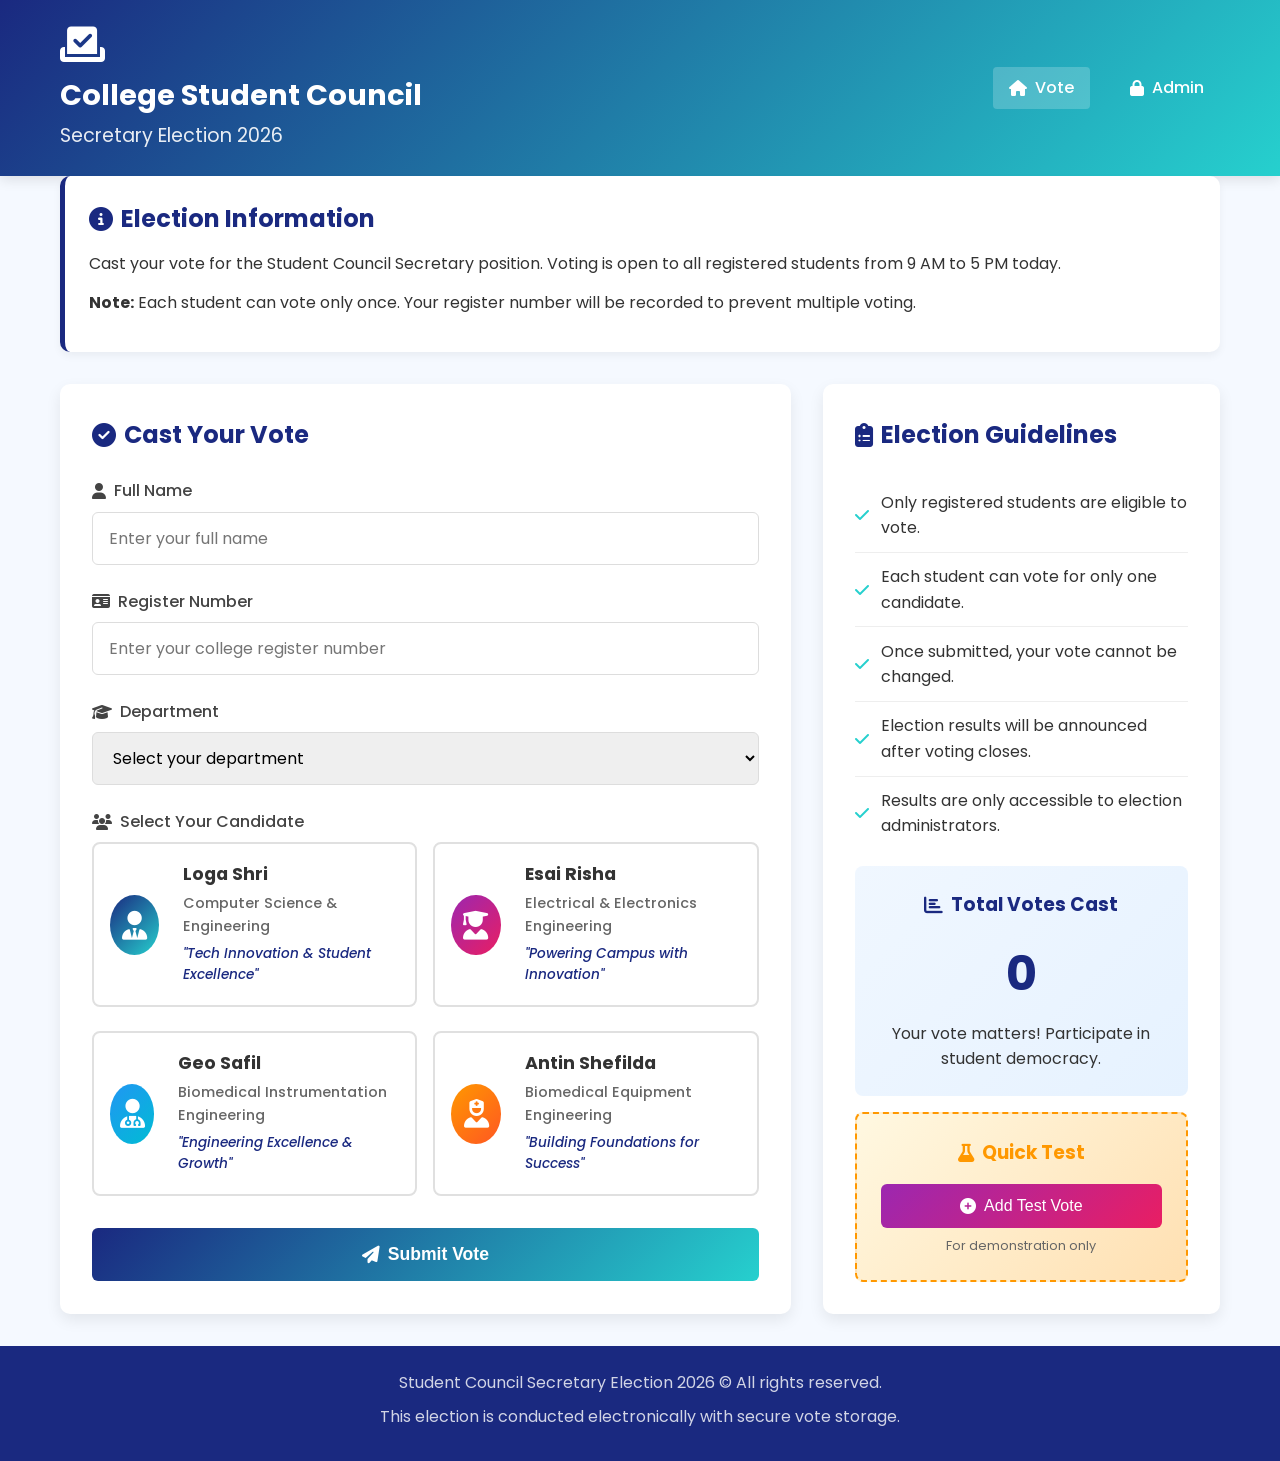
<file: index.html>
<!DOCTYPE html>
<html lang="en">
<head>
    <meta charset="UTF-8">
    <meta name="viewport" content="width=device-width, initial-scale=1.0">
    <title>Student Council Secretary Election</title>
    <link rel="stylesheet" href="style.css">
    <link rel="stylesheet" href="https://cdnjs.cloudflare.com/ajax/libs/font-awesome/6.4.0/css/all.min.css">
    <link href="https://fonts.googleapis.com/css2?family=Poppins:wght@300;400;500;600;700&display=swap" rel="stylesheet">
</head>
<body>
    <header>
        <div class="container">
            <div class="logo">
                <i class="fas fa-vote-yea"></i>
                <h1>College Student Council</h1>
                <h2>Secretary Election 2026</h2>
            </div>
            <nav>
                <ul>
                    <li><a href="index.html" class="active"><i class="fas fa-home"></i> Vote</a></li>
                    <li><a href="admin.html" id="admin-link"><i class="fas fa-lock"></i> Admin</a></li>
                </ul>
            </nav>
        </div>
    </header>

    <main class="container">
        <div class="election-info">
            <h2><i class="fas fa-info-circle"></i> Election Information</h2>
            <p>Cast your vote for the Student Council Secretary position. Voting is open to all registered students from 9 AM to 5 PM today.</p>
            <p><strong>Note:</strong> Each student can vote only once. Your register number will be recorded to prevent multiple voting.</p>
        </div>

        <div class="content-wrapper">
            <section class="voting-form">
                <h2><i class="fas fa-check-circle"></i> Cast Your Vote</h2>
                
                <form id="voteForm">
                    <div class="form-group">
                        <label for="name"><i class="fas fa-user"></i> Full Name</label>
                        <input type="text" id="name" placeholder="Enter your full name" required>
                        <div class="error-message" id="name-error"></div>
                    </div>
                    
                    <div class="form-group">
                        <label for="regNumber"><i class="fas fa-id-card"></i> Register Number</label>
                        <input type="text" id="regNumber" placeholder="Enter your college register number" required>
                        <div class="error-message" id="reg-error"></div>
                    </div>
                    
                    <div class="form-group">
                        <label for="department"><i class="fas fa-graduation-cap"></i> Department</label>
                        <select id="department" required>
                            <option value="">Select your department</option>
                            <option value="Computer Science">Computer Science</option>
                            <option value="Electrical Engineering">Electrical Engineering</option>
                            <option value="Mechanical Engineering">Mechanical Engineering</option>
                            <option value="Civil Engineering">Civil Engineering</option>
                            <option value="Electronics Engineering">Electronics Engineering</option>
                            <option value="Information Technology">Information Technology</option>
                            <option value="Biotechnology">Biotechnology</option>
                            <option value="Chemical Engineering">Chemical Engineering</option>
                        </select>
                        <div class="error-message" id="dept-error"></div>
                    </div>
                    
                    <div class="form-group">
                        <label><i class="fas fa-users"></i> Select Your Candidate</label>
                        
                        <div class="candidates-container">
                            <div class="candidate-option">
                                <input type="radio" id="candidate1" name="candidate" value="Logo Shri" required>
                                <label for="candidate1" class="candidate-card">
                                    <div class="candidate-img" style="background: linear-gradient(135deg, #1a2980, #26d0ce);">
                                        <i class="fas fa-user-tie"></i>
                                    </div>
                                    <div class="candidate-info">
                                        <h3>Loga Shri</h3>
                                        <p>Computer Science & Engineering</p>
                                        <p class="slogan">"Tech Innovation & Student Excellence"</p>
                                    </div>
                                </label>
                            </div>
                            
                            <div class="candidate-option">
                                <input type="radio" id="candidate2" name="candidate" value="Esai Risha" required>
                                <label for="candidate2" class="candidate-card">
                                    <div class="candidate-img" style="background: linear-gradient(135deg, #9C27B0, #E91E63);">
                                        <i class="fas fa-user-graduate"></i>
                                    </div>
                                    <div class="candidate-info">
                                        <h3>Esai Risha</h3>
                                        <p>Electrical & Electronics Engineering</p>
                                        <p class="slogan">"Powering Campus with Innovation"</p>
                                    </div>
                                </label>
                            </div>
                            
                            <div class="candidate-option">
                                <input type="radio" id="candidate3" name="candidate" value="Geo Safil" required>
                                <label for="candidate3" class="candidate-card">
                                    <div class="candidate-img" style="background: linear-gradient(135deg, #2196F3, #00BCD4);">
                                        <i class="fas fa-user-md"></i>
                                    </div>
                                    <div class="candidate-info">
                                        <h3>Geo Safil</h3>
                                        <p>Biomedical Instrumentation Engineering</p>
                                        <p class="slogan">"Engineering Excellence & Growth"</p>
                                    </div>
                                </label>
                            </div>
                            
                            <div class="candidate-option">
                                <input type="radio" id="candidate4" name="candidate" value="Antin Shefilda" required>
                                <label for="candidate4" class="candidate-card">
                                    <div class="candidate-img" style="background: linear-gradient(135deg, #FF9800, #FF5722);">
                                        <i class="fas fa-user-nurse"></i>
                                    </div>
                                    <div class="candidate-info">
                                        <h3>Antin Shefilda</h3>
                                        <p>Biomedical Equipment Engineering</p>
                                        <p class="slogan">"Building Foundations for Success"</p>
                                    </div>
                                </label>
                            </div>
                        </div>
                        <div class="error-message" id="candidate-error"></div>
                    </div>
                    
                    <button type="submit" class="submit-btn">
                        <i class="fas fa-paper-plane"></i> Submit Vote
                    </button>
                </form>
            </section>
            
            <section class="guidelines">
                <h2><i class="fas fa-clipboard-list"></i> Election Guidelines</h2>
                <ul>
                    <li><i class="fas fa-check"></i> Only registered students are eligible to vote.</li>
                    <li><i class="fas fa-check"></i> Each student can vote for only one candidate.</li>
                    <li><i class="fas fa-check"></i> Once submitted, your vote cannot be changed.</li>
                    <li><i class="fas fa-check"></i> Election results will be announced after voting closes.</li>
                    <li><i class="fas fa-check"></i> Results are only accessible to election administrators.</li>
                </ul>
                
                <div class="vote-count">
                    <h3><i class="fas fa-chart-bar"></i> Total Votes Cast</h3>
                    <div class="count" id="totalVotes">0</div>
                    <p>Your vote matters! Participate in student democracy.</p>
                </div>
                
                <div class="quick-test">
                    <h3><i class="fas fa-flask"></i> Quick Test</h3>
                    <button onclick="addTestVote()" class="test-btn">
                        <i class="fas fa-plus-circle"></i> Add Test Vote
                    </button>
                    <p class="small-text">For demonstration only</p>
                </div>
            </section>
        </div>
    </main>

    <div id="notification" class="notification"></div>

    <footer>
        <div class="container">
            <p>Student Council Secretary Election 2026 &copy; All rights reserved.</p>
            <p>This election is conducted electronically with secure vote storage.</p>
        </div>
    </footer>

    <script src="script.js"></script>
</body>
</html>
</file>
<file: style.css>
/* Reset & Base Styles */
* {
    margin: 0;
    padding: 0;
    box-sizing: border-box;
}

body {
    font-family: 'Poppins', sans-serif;
    line-height: 1.6;
    color: #333;
    background-color: #f5f9ff;
}

.container {
    width: 100%;
    max-width: 1200px;
    margin: 0 auto;
    padding: 0 20px;
}

/* Header Styles */
header {
    background: linear-gradient(135deg, #1a2980, #26d0ce);
    color: white;
    padding: 1.5rem 0;
    box-shadow: 0 4px 12px rgba(0, 0, 0, 0.1);
}

header .container {
    display: flex;
    flex-direction: column;
    align-items: center;
    justify-content: space-between;
}

.logo {
    text-align: center;
    margin-bottom: 1rem;
}

.logo i {
    font-size: 2.5rem;
    margin-bottom: 0.5rem;
    display: block;
}

.logo h1 {
    font-size: 1.8rem;
    font-weight: 700;
    margin-bottom: 0.2rem;
}

.logo h2 {
    font-size: 1.2rem;
    font-weight: 400;
    opacity: 0.9;
}

nav ul {
    display: flex;
    list-style: none;
    gap: 1.5rem;
}

nav a {
    color: white;
    text-decoration: none;
    font-weight: 500;
    padding: 0.5rem 1rem;
    border-radius: 4px;
    transition: all 0.3s ease;
    display: flex;
    align-items: center;
    gap: 0.5rem;
}

nav a:hover, nav a.active {
    background-color: rgba(255, 255, 255, 0.2);
}

/* Main Content */
main {
    padding: 2rem 0;
}

.election-info {
    background-color: white;
    border-radius: 10px;
    padding: 1.5rem;
    margin-bottom: 2rem;
    box-shadow: 0 4px 8px rgba(0, 0, 0, 0.05);
    border-left: 5px solid #1a2980;
}

.election-info h2 {
    color: #1a2980;
    margin-bottom: 0.8rem;
    display: flex;
    align-items: center;
    gap: 0.5rem;
}

.election-info p {
    margin-bottom: 0.8rem;
}

.content-wrapper {
    display: flex;
    flex-direction: column;
    gap: 2rem;
}

/* Voting Form */
.voting-form, .guidelines, .admin-card, .results-section {
    background-color: white;
    border-radius: 10px;
    padding: 2rem;
    box-shadow: 0 6px 15px rgba(0, 0, 0, 0.08);
}

.voting-form h2, .guidelines h2, .admin-card h2, .results-header h2 {
    color: #1a2980;
    margin-bottom: 1.5rem;
    display: flex;
    align-items: center;
    gap: 0.5rem;
}

/* Form Styles */
.form-group {
    margin-bottom: 1.5rem;
}

.form-group label {
    display: block;
    margin-bottom: 0.5rem;
    font-weight: 500;
    color: #444;
    display: flex;
    align-items: center;
    gap: 0.5rem;
}

.form-group input, .form-group select {
    width: 100%;
    padding: 0.8rem 1rem;
    border: 1px solid #ddd;
    border-radius: 6px;
    font-family: 'Poppins', sans-serif;
    font-size: 1rem;
    transition: all 0.3s ease;
}

.form-group input:focus, .form-group select:focus {
    outline: none;
    border-color: #1a2980;
    box-shadow: 0 0 0 3px rgba(26, 41, 128, 0.1);
}

.error-message {
    color: #e74c3c;
    font-size: 0.85rem;
    margin-top: 0.3rem;
    display: none;
}

/* Candidate Selection */
.candidates-container {
    display: grid;
    grid-template-columns: repeat(auto-fill, minmax(250px, 1fr));
    gap: 1rem;
    margin-top: 0.5rem;
}

.candidate-option input[type="radio"] {
    display: none;
}

.candidate-card {
    display: flex;
    align-items: center;
    padding: 1rem;
    border: 2px solid #e0e0e0;
    border-radius: 8px;
    cursor: pointer;
    transition: all 0.3s ease;
}

.candidate-option input[type="radio"]:checked + .candidate-card {
    border-color: #1a2980;
    background-color: #f0f7ff;
    box-shadow: 0 4px 8px rgba(26, 41, 128, 0.1);
}

.candidate-img {
    width: 60px;
    height: 60px;
    border-radius: 50%;
    display: flex;
    align-items: center;
    justify-content: center;
    margin-right: 1rem;
    color: white;
    font-size: 1.8rem;
}

.candidate-info h3 {
    font-size: 1.1rem;
    margin-bottom: 0.2rem;
    color: #333;
}

.candidate-info p {
    font-size: 0.9rem;
    color: #666;
    margin-bottom: 0.2rem;
}

.candidate-info .slogan {
    font-style: italic;
    color: #1a2980;
    font-size: 0.85rem;
    margin-top: 0.3rem;
}

/* Submit Button */
.submit-btn {
    background: linear-gradient(135deg, #1a2980, #26d0ce);
    color: white;
    border: none;
    padding: 1rem 2rem;
    font-size: 1.1rem;
    font-weight: 600;
    border-radius: 6px;
    cursor: pointer;
    transition: all 0.3s ease;
    width: 100%;
    display: flex;
    align-items: center;
    justify-content: center;
    gap: 0.5rem;
}

.submit-btn:hover {
    transform: translateY(-3px);
    box-shadow: 0 6px 12px rgba(26, 41, 128, 0.2);
}

/* Test Button */
.test-btn {
    background: linear-gradient(135deg, #9C27B0, #E91E63);
    color: white;
    border: none;
    padding: 0.8rem 1.5rem;
    font-size: 1rem;
    font-weight: 500;
    border-radius: 6px;
    cursor: pointer;
    transition: all 0.3s ease;
    width: 100%;
    display: flex;
    align-items: center;
    justify-content: center;
    gap: 0.5rem;
    margin-top: 1rem;
}

.test-btn:hover {
    transform: translateY(-2px);
    box-shadow: 0 4px 8px rgba(156, 39, 176, 0.2);
}

.small-text {
    font-size: 0.8rem;
    color: #666;
    text-align: center;
    margin-top: 0.5rem;
}

/* Guidelines */
.guidelines ul {
    list-style: none;
    margin-bottom: 1rem;
}

.guidelines li {
    padding: 0.7rem 0;
    border-bottom: 1px solid #eee;
    display: flex;
    align-items: center;
    gap: 0.8rem;
}

.guidelines li:last-child {
    border-bottom: none;
}

.guidelines li i {
    color: #26d0ce;
}

.vote-count {
    background: linear-gradient(135deg, #f0f7ff, #e6f2ff);
    padding: 1.5rem;
    border-radius: 8px;
    text-align: center;
    margin-bottom: 1rem;
}

.vote-count h3 {
    color: #1a2980;
    margin-bottom: 1rem;
    display: flex;
    align-items: center;
    justify-content: center;
    gap: 0.5rem;
}

.count {
    font-size: 3rem;
    font-weight: 700;
    color: #1a2980;
    margin-bottom: 0.5rem;
}

.quick-test {
    background: linear-gradient(135deg, #fff8e1, #ffe0b2);
    padding: 1.5rem;
    border-radius: 8px;
    text-align: center;
    border: 2px dashed #FF9800;
}

.quick-test h3 {
    color: #FF9800;
    margin-bottom: 1rem;
    display: flex;
    align-items: center;
    justify-content: center;
    gap: 0.5rem;
}

/* Notification */
.notification {
    position: fixed;
    bottom: 2rem;
    right: 2rem;
    background-color: #2ecc71;
    color: white;
    padding: 1rem 1.5rem;
    border-radius: 6px;
    box-shadow: 0 4px 12px rgba(0, 0, 0, 0.15);
    display: none;
    z-index: 1000;
    max-width: 350px;
    animation: slideIn 0.3s ease-out;
}

@keyframes slideIn {
    from {
        transform: translateX(100%);
        opacity: 0;
    }
    to {
        transform: translateX(0);
        opacity: 1;
    }
}

/* Footer */
footer {
    background-color: #1a2980;
    color: white;
    text-align: center;
    padding: 1.5rem 0;
    margin-top: 2rem;
}

footer p {
    margin-bottom: 0.5rem;
    opacity: 0.8;
}

/* Admin Page Styles */
.login-section {
    display: flex;
    justify-content: center;
    align-items: center;
    min-height: 60vh;
}

.admin-card {
    width: 100%;
    max-width: 500px;
}

.login-hint {
    margin-top: 1.5rem;
    padding: 1rem;
    background-color: #f8f9fa;
    border-radius: 6px;
    border-left: 4px solid #26d0ce;
}

.login-hint code {
    background-color: #e9ecef;
    padding: 0.2rem 0.4rem;
    border-radius: 4px;
    font-family: monospace;
}

/* Results Section */
.results-header {
    display: flex;
    justify-content: space-between;
    align-items: center;
    margin-bottom: 2rem;
    flex-wrap: wrap;
    gap: 1rem;
}

.admin-actions {
    display: flex;
    gap: 1rem;
}

.action-btn {
    background: linear-gradient(135deg, #9C27B0, #E91E63);
    color: white;
    border: none;
    padding: 0.7rem 1.5rem;
    border-radius: 6px;
    cursor: pointer;
    font-weight: 500;
    display: flex;
    align-items: center;
    gap: 0.5rem;
    transition: all 0.3s ease;
}

.action-btn:hover {
    background: linear-gradient(135deg, #8E24AA, #D81B60);
    transform: translateY(-2px);
}

.logout-btn {
    background-color: #e74c3c;
    color: white;
    border: none;
    padding: 0.7rem 1.5rem;
    border-radius: 6px;
    cursor: pointer;
    font-weight: 500;
    display: flex;
    align-items: center;
    gap: 0.5rem;
    transition: all 0.3s ease;
}

.logout-btn:hover {
    background-color: #c0392b;
}

.results-summary {
    display: grid;
    grid-template-columns: repeat(auto-fill, minmax(250px, 1fr));
    gap: 1.5rem;
    margin-bottom: 2rem;
}

.summary-card {
    background: linear-gradient(135deg, #f0f7ff, #e6f2ff);
    padding: 1.5rem;
    border-radius: 8px;
    text-align: center;
}

.summary-card h3 {
    color: #1a2980;
    margin-bottom: 1rem;
    display: flex;
    align-items: center;
    justify-content: center;
    gap: 0.5rem;
}

.summary-value {
    font-size: 2.5rem;
    font-weight: 700;
    color: #1a2980;
}

.candidate-results {
    margin-bottom: 2rem;
}

.results-container {
    display: grid;
    grid-template-columns: repeat(auto-fill, minmax(300px, 1fr));
    gap: 1.5rem;
}

.candidate-result-card {
    background-color: white;
    border-radius: 8px;
    padding: 1.5rem;
    box-shadow: 0 4px 8px rgba(0, 0, 0, 0.05);
    border-left: 5px solid;
    display: flex;
    justify-content: space-between;
    align-items: center;
}

/* Different border colors for candidates */
.candidate-result-card:nth-child(1) {
    border-left-color: #1a2980;
}

.candidate-result-card:nth-child(2) {
    border-left-color: #9C27B0;
}

.candidate-result-card:nth-child(3) {
    border-left-color: #2196F3;
}

.candidate-result-card:nth-child(4) {
    border-left-color: #FF9800;
}

.candidate-result-info h4 {
    font-size: 1.2rem;
    color: #333;
    margin-bottom: 0.5rem;
}

.candidate-result-info p {
    color: #666;
    font-size: 0.9rem;
}

.candidate-result-votes {
    text-align: center;
}

.vote-count-number {
    font-size: 2.2rem;
    font-weight: 700;
    color: #1a2980;
    line-height: 1;
}

.vote-count-label {
    font-size: 0.9rem;
    color: #666;
}

.department-breakdown {
    margin-bottom: 2rem;
}

.chart-container {
    background-color: white;
    padding: 1.5rem;
    border-radius: 8px;
    box-shadow: 0 4px 8px rgba(0, 0, 0, 0.05);
    height: 300px;
}

.recent-votes {
    margin-bottom: 2rem;
}

.table-container {
    overflow-x: auto;
}

table {
    width: 100%;
    border-collapse: collapse;
    background-color: white;
    box-shadow: 0 4px 8px rgba(0, 0, 0, 0.05);
    border-radius: 8px;
    overflow: hidden;
}

thead {
    background: linear-gradient(135deg, #1a2980, #26d0ce);
    color: white;
}

th, td {
    padding: 1rem;
    text-align: left;
}

th {
    font-weight: 600;
}

tbody tr {
    border-bottom: 1px solid #eee;
}

tbody tr:last-child {
    border-bottom: none;
}

tbody tr:nth-child(even) {
    background-color: #f9f9f9;
}

/* Responsive Styles */
@media (min-width: 768px) {
    header .container {
        flex-direction: row;
    }
    
    .logo {
        text-align: left;
        margin-bottom: 0;
    }
    
    .content-wrapper {
        flex-direction: row;
    }
    
    .voting-form {
        flex: 2;
    }
    
    .guidelines {
        flex: 1;
    }
    
    .candidates-container {
        grid-template-columns: repeat(2, 1fr);
    }
    
    .results-summary {
        grid-template-columns: repeat(3, 1fr);
    }
}

@media (min-width: 1024px) {
    .results-container {
        grid-template-columns: repeat(2, 1fr);
    }
}

@media (max-width: 767px) {
    .candidates-container {
        grid-template-columns: 1fr;
    }
    
    .candidate-card {
        flex-direction: column;
        text-align: center;
    }
    
    .candidate-img {
        margin-right: 0;
        margin-bottom: 0.8rem;
    }
    
    .results-summary {
        grid-template-columns: 1fr;
    }
    
    .results-container {
        grid-template-columns: 1fr;
    }
    
    nav ul {
        flex-direction: column;
        gap: 0.5rem;
    }
    
    .results-header {
        flex-direction: column;
        align-items: flex-start;
        gap: 1rem;
    }
    
    .admin-actions {
        width: 100%;
        justify-content: space-between;
    }
    
    .logout-btn, .action-btn {
        align-self: flex-start;
    }
}
</file>
